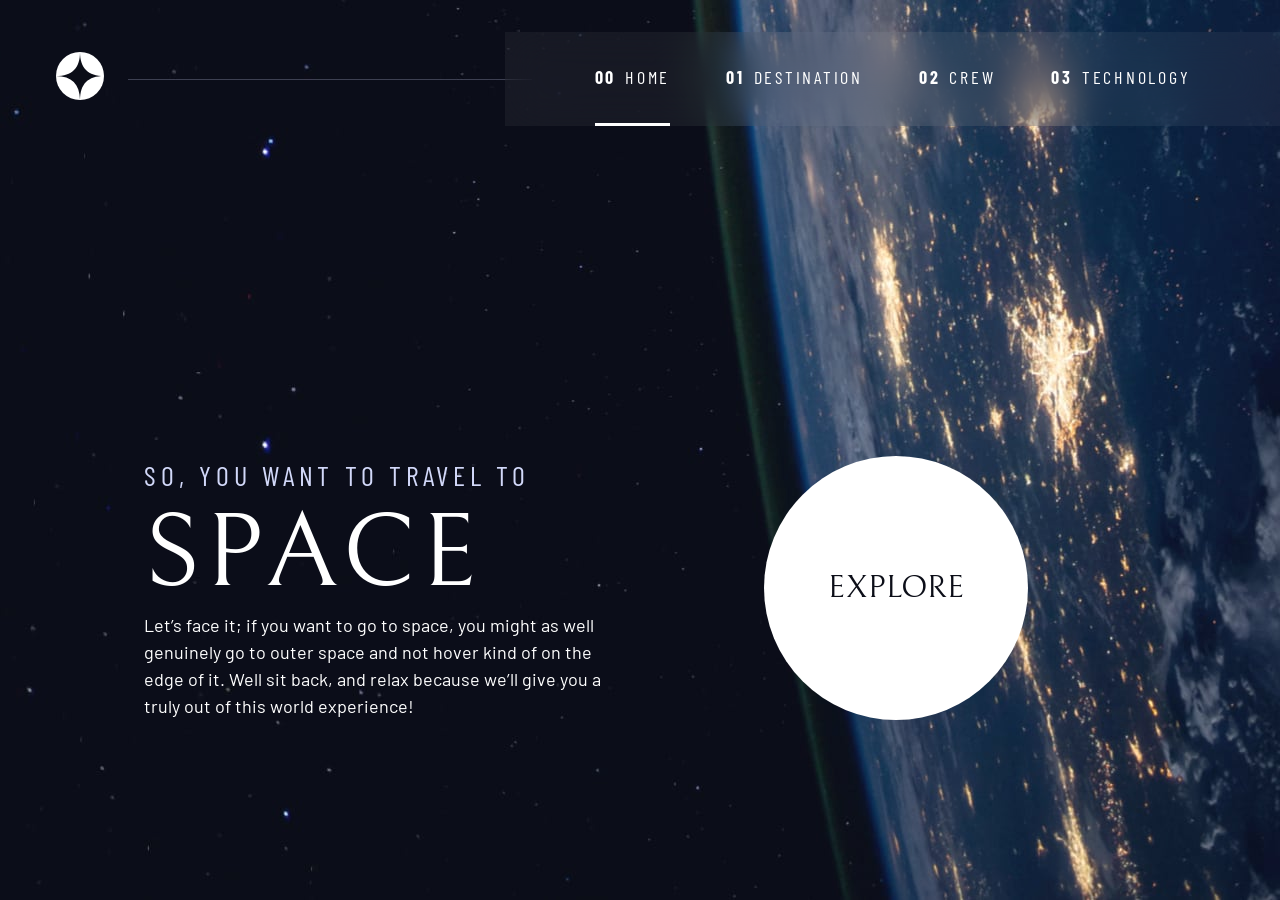
<file: index.html>
<!DOCTYPE html>
<html lang="en">
<head>
    <meta charset="UTF-8">
    <meta http-equiv="X-UA-Compatible" content="IE=edge">
    <meta name="viewport" content="width=device-width, initial-scale=1.0">
    <!-- Google fonts -->
    <link rel="preconnect" href="https://fonts.googleapis.com">
    <link rel="preconnect" href="https://fonts.gstatic.com" crossorigin>
    <link href="https://fonts.googleapis.com/css2?family=Barlow+Condensed:wght@400;700&family=Bellefair&family=Barlow:wght@400;700&display=swap" rel="stylesheet">
    <link rel="stylesheet" href="index.css">
    <link rel="icon" type="image/png" sizes="32x32" href="assets/favicon-32x32.png">
    <title>Space Tourism</title>

    <script src="navigation.js" defer></script>
</head>
<body class="home">
    <header class="primary-header flex">
        <div>
            <img class="logo" src="assets/shared/logo.svg" alt="space tourism logo">
        </div>
        <button class="mobile-nav-toggle" aria-controls="primary-navigation"><span class="sr-only" aria-expanded="false">Menu</span></button>
        <nav>
            <ul id="primary-navigation" data-visible="false" class="primary-navigation underline-indicators flex">
              <li class="active"><a class="ff-sans-cond uppercase text-white letter-spacing-2" href="index.html"><span aria-hidden="true">00</span>Home</a></li>
              <li><a class="ff-sans-cond uppercase text-white letter-spacing-2" href="destination.html"><span aria-hidden="true">01</span>Destination</a></li>
              <li><a class="ff-sans-cond uppercase text-white letter-spacing-2" href="crew.html"><span aria-hidden="true">02</span>Crew</a></li>
              <li><a class="ff-sans-cond uppercase text-white letter-spacing-2" href="technology.html"><span aria-hidden="true">03</span>Technology</a></li>
            </ul>
          </nav>
    </header>

    <main class="grid-container grid-container--home">
        <div>
            <h1 class="text-accent fs-500 ff-sans-cond letter-spacing-1 uppercase">So, you want to travel to
            <span class="d-block fs-900 ff-serif text-white">Space</span>
            </h1>
            <p>
            Let’s face it; if you want to go to space, you might as well genuinely go to 
            outer space and not hover kind of on the edge of it. Well sit back, and relax 
            because we’ll give you a truly out of this world experience!
            </p>
        </div>
        <div> 
            <a href="destination.html" class="large-button uppercase text-dark bg-white ff-serif">
                Explore
            </a>
        </div>
    </main>  
</body>
</html>
</file>
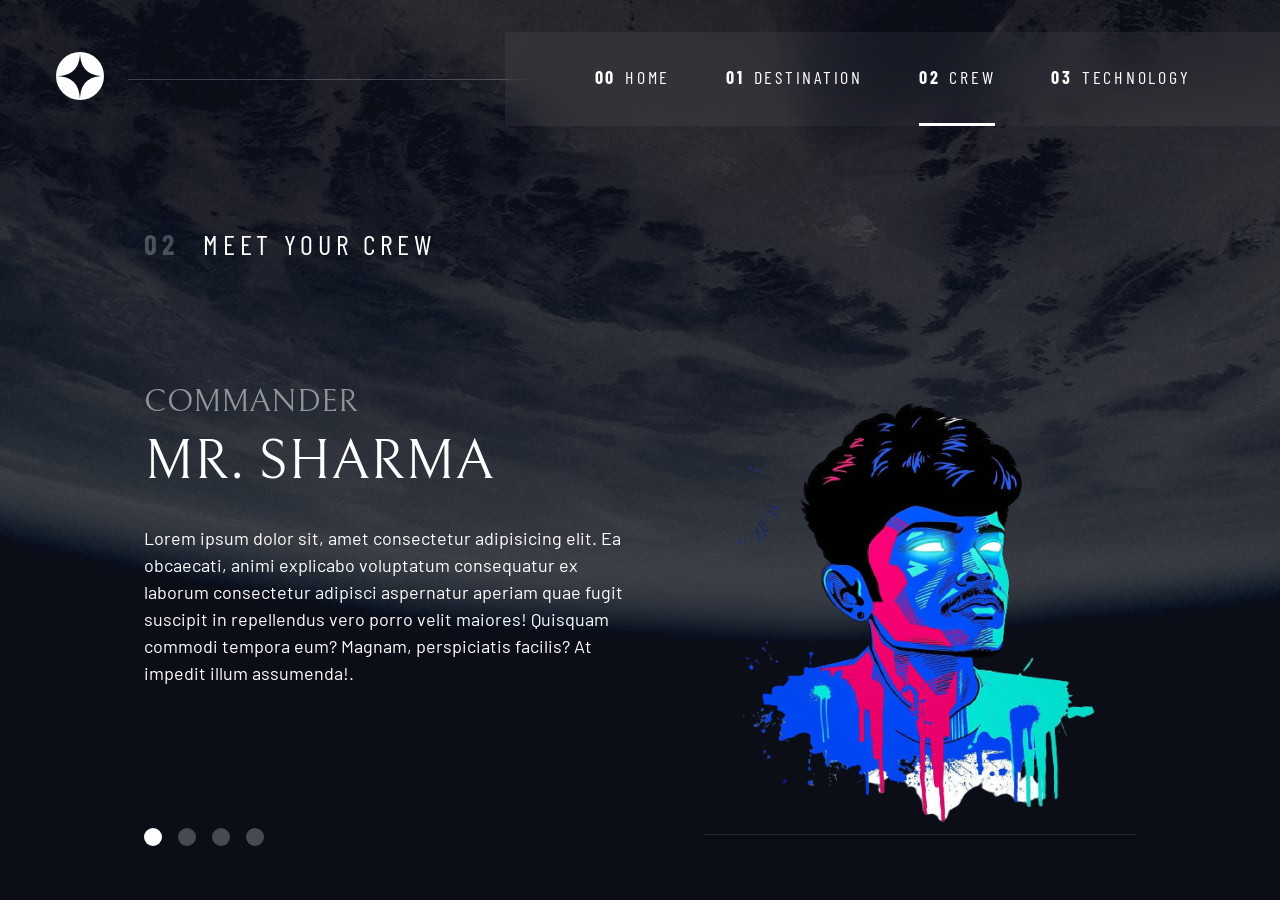
<file: crew.html>
<!DOCTYPE html>
<html lang="en">
  <head>
    <meta charset="UTF-8">
    <meta http-equiv="X-UA-Compatible" content="IE=edge">
    <meta name="viewport" content="width=device-width, initial-scale=1.0">
    <!-- Google fonts -->
    <link rel="preconnect" href="https://fonts.googleapis.com">
    <link rel="preconnect" href="https://fonts.gstatic.com" crossorigin>
    <link href="https://fonts.googleapis.com/css2?family=Barlow+Condensed:wght@400;700&family=Bellefair&family=Barlow:wght@400;700&display=swap" rel="stylesheet">
    <link rel="stylesheet" href="index.css">
    <link rel="icon" type="image/png" sizes="32x32" href="assets/favicon-32x32.png">
    <title>Space Tourism</title>

    <script src="navigation.js" defer></script>
    <script src="tabs.js" defer></script>
  </head>
  <body class="crew">
    <header class="primary-header flex">
      <div>
        <img class="logo" src="assets/shared/logo.svg" alt="space tourism logo">
      </div>
      <button class="mobile-nav-toggle" aria-controls="primary-navigation"><span class="sr-only" aria-expanded="false">Menu</span></button>
      <nav>
        <ul id="primary-navigation" data-visible="false" class="primary-navigation underline-indicators flex">
          <li><a class="ff-sans-cond uppercase text-white letter-spacing-2" href="index.html"><span aria-hidden="true">00</span>Home</a></li>
          <li><a class="ff-sans-cond uppercase text-white letter-spacing-2" href="destination.html"><span aria-hidden="true">01</span>Destination</a></li>
          <li class="active"><a class="ff-sans-cond uppercase text-white letter-spacing-2" href="crew.html"><span aria-hidden="true">02</span>Crew</a></li>
          <li><a class="ff-sans-cond uppercase text-white letter-spacing-2" href="technology.html"><span aria-hidden="true">03</span>Technology</a></li>
        </ul>
      </nav>
    </header>

    <main id="main" class="grid-container grid-container--crew flow">
      <h1 class="numbered-title"><span aria-hidden="true">02</span> Meet your crew</h1>
      
      <div class="dot-indicators flex" role="tablist" aria-label="crew member list">
        <button aria-selected="true" aria-controls="commander-tab" role="tab" data-image="commander-image" tabindex="0"><span class="sr-only">The commander</span></button>
        <button aria-selected="false" aria-controls="mission-tab" role="tab" data-image="mission-image" tabindex="-1"><span class="sr-only">The mission specialist</span></button>
        <button aria-selected="false" aria-controls="pilot-tab" role="tab" data-image="pilot-image" tabindex="-1"><span class="sr-only">The pilot</span></button>
        <button aria-selected="false" aria-controls="crew-tab" role="tab" data-image="crew-image" tabindex="-1"><span class="sr-only">The crew engineer</span></button>
      </div>
      
      <!-- commander -->
      <article class="crew-details flow" id="commander-tab" role="tabpanel" tabindex="0">
        <header class="flow flow--space-small">
          <h2 class="fs-600 ff-serif uppercase">Commander</h2>
          <p class="fs-700 uppercase ff-serif">Mr. Sharma</p>
        </header>
        <p>Lorem ipsum dolor sit, amet consectetur adipisicing elit. Ea obcaecati, animi explicabo voluptatum consequatur ex laborum consectetur adipisci aspernatur aperiam quae fugit suscipit in repellendus vero porro velit maiores! Quisquam commodi tempora eum? Magnam, perspiciatis facilis? At impedit illum assumenda!.</p>
      </article>
      
      <!-- mission specialist -->
      <article hidden class="crew-details flow" id="mission-tab" role="tabpanel" tabindex="0">
        <header class="flow flow--space-small">
          <h2 class="fs-600 ff-serif uppercase">Mission Specialist</h2>
          <p class="fs-700 uppercase ff-serif">Mr. Sharma</p>
        </header>
        <p>Lorem ipsum dolor sit, amet consectetur adipisicing elit. Ea obcaecati, animi explicabo voluptatum consequatur ex laborum consectetur adipisci aspernatur aperiam quae fugit suscipit in repellendus vero porro velit maiores! Quisquam commodi tempora eum? Magnam, perspiciatis facilis? At impedit illum assumenda!</p>
      </article> 
      
      <!-- pilot -->
      <article hidden class="crew-details flow" id="pilot-tab" role="tabpanel" tabindex="0">
        <header class="flow flow--space-small">
          <h2 class="fs-600 ff-serif uppercase">Pilot</h2>
          <p class="fs-700 uppercase ff-serif">Mr. Sharma</p>
        </header>
        <p>Lorem ipsum dolor sit, amet consectetur adipisicing elit. Ea obcaecati, animi explicabo voluptatum consequatur ex laborum consectetur adipisci aspernatur aperiam quae fugit suscipit in repellendus vero porro velit maiores! Quisquam commodi tempora eum? Magnam, perspiciatis facilis? At impedit illum assumenda!</p>
      </article> 
      
      <!-- engineer -->
      <article hidden class="crew-details flow" id="crew-tab" role="tabpanel" tabindex="0">
        <header class="flow flow--space-small">
          <h2 class="fs-600 ff-serif uppercase">Flight Engineer</h2>
          <p class="fs-700 uppercase ff-serif">Mr. Sharma</p>
        </header>
        <p>Lorem ipsum dolor sit, amet consectetur adipisicing elit. Ea obcaecati, animi explicabo voluptatum consequatur ex laborum consectetur adipisci aspernatur aperiam quae fugit suscipit in repellendus vero porro velit maiores! Quisquam commodi tempora eum? Magnam, perspiciatis facilis? At impedit illum assumenda!</p>
      </article> 
      
      
      <picture id="commander-image">
        <source srcset="assets/crew/nitin.png" type="image/webp">
        <img src="assets/crew/nitin.png" alt="Mr. Sharma">
      </picture>
      <picture hidden id="mission-image">
        <source srcset="assets/crew/nitin.png" type="image/webp">
        <img src="assets/crew/nitin.png" alt="Mr. Sharma">
      </picture>
      <picture hidden id="pilot-image">
        <source srcset="assets/crew/nitin.png" type="image/webp">
        <img src="assets/crew/nitin.png" alt="Mr. Sharma">
      </picture>
      <picture hidden id="crew-image">
        <source srcset="assets/crew/nitin.png" type="image/webp">
        <img src="assets/crew/nitin.png" alt="Mr. Sharma">
      </picture>
    </main>
</body>
</html>
</file>
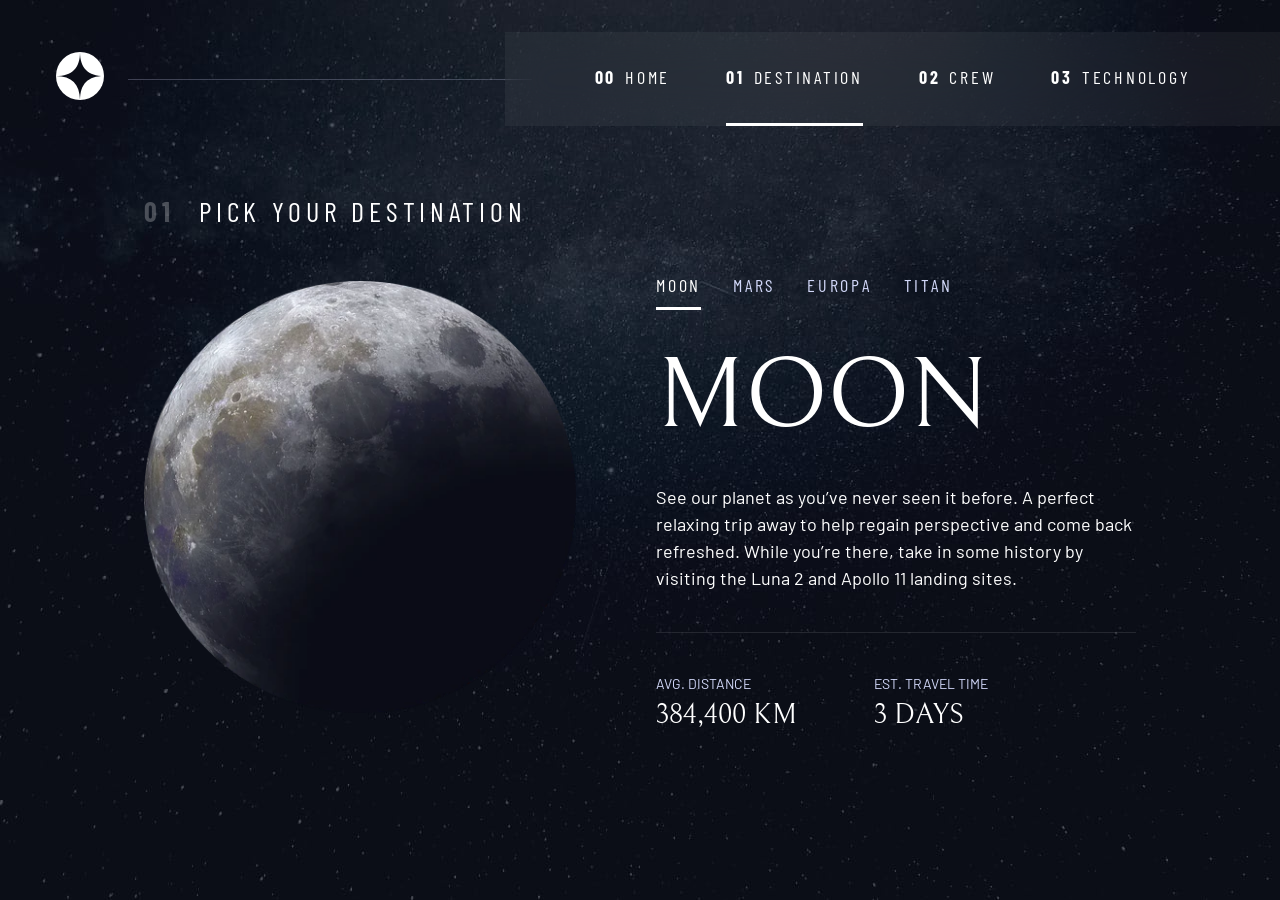
<file: destination.html>
<!DOCTYPE html>
<html lang="en">
  <head>
    <meta charset="UTF-8">
    <meta http-equiv="X-UA-Compatible" content="IE=edge">
    <meta name="viewport" content="width=device-width, initial-scale=1.0">
    <!-- Google fonts -->
    <link rel="preconnect" href="https://fonts.googleapis.com">
    <link rel="preconnect" href="https://fonts.gstatic.com" crossorigin>
    <link href="https://fonts.googleapis.com/css2?family=Barlow+Condensed:wght@400;700&family=Bellefair&family=Barlow:wght@400;700&display=swap" rel="stylesheet">
    <link rel="stylesheet" href="index.css">
    <link rel="icon" type="image/png" sizes="32x32" href="assets/favicon-32x32.png">
    <title>Space Tourism</title>

    <script src="navigation.js" defer></script>
    <script src="tabs.js" defer></script>
  </head>
  <body class="destination">
    <header class="primary-header flex">
      <div>
        <img class="logo" src="assets/shared/logo.svg" alt="space tourism logo">
      </div>
      <button class="mobile-nav-toggle" aria-controls="primary-navigation"><span class="sr-only" aria-expanded="false">Menu</span></button>
      <nav>
        <ul id="primary-navigation" data-visible="false" class="primary-navigation underline-indicators flex">
          <li><a class="ff-sans-cond uppercase text-white letter-spacing-2" href="index.html"><span aria-hidden="true">00</span>Home</a></li>
          <li class="active"><a class="ff-sans-cond uppercase text-white letter-spacing-2" href="destination.html"><span aria-hidden="true">01</span>Destination</a></li>
          <li><a class="ff-sans-cond uppercase text-white letter-spacing-2" href="crew.html"><span aria-hidden="true">02</span>Crew</a></li>
          <li><a class="ff-sans-cond uppercase text-white letter-spacing-2" href="technology.html"><span aria-hidden="true">03</span>Technology</a></li>
        </ul>
      </nav>
    </header>

    <main class="grid-container grid-container--destination flow">
      <h1 class="numbered-title"><span aria-hidden="true">01</span> Pick your destination</h1>

      <picture id="moon-image">
        <source srcset="assets/destination/image-moon.webp" type="image/webp">
        <img src="assets/destination/image-moon.png" alt="the moon">
      </picture>

      <picture hidden id="mars-image">
        <source srcset="assets/destination/image-mars.webp" type="image/webp">
        <img src="assets/destination/image-mars.png" alt="the mars">
      </picture>

      <picture hidden id="europa-image">
        <source srcset="assets/destination/image-europa.webp" type="image/webp">
        <img src="assets/destination/image-europa.png" alt="the europa">
      </picture>

      <picture hidden id="titan-image">
        <source srcset="assets/destination/image-titan.webp" type="image/webp">
        <img src="assets/destination/image-titan.png" alt="the titan">
      </picture>

      <div class="tab-list underline-indicators flex" role="tablist" aria-label="destination list">
        <button aria-selected="true" role="tab" aria-controls="moon-tab" class="uppercase ff-sans-cond text-accent letter-spacing-2" tabindex="0" data-image="moon-image">Moon</button>
        <button aria-selected="false" role="tab" aria-controls="mars-tab" class="uppercase ff-sans-cond text-accent letter-spacing-2" tabindex="-1" data-image="mars-image">Mars</button>
        <button aria-selected="false" role="tab" aria-controls="europa-tab" class="uppercase ff-sans-cond text-accent letter-spacing-2" tabindex="-1" data-image="europa-image">Europa</button>
        <button aria-selected="false" role="tab" aria-controls="titan-tab" class="uppercase ff-sans-cond text-accent letter-spacing-2" tabindex="-1" data-image="titan-image">Titan</button>
    </div>

      <!-- Moon -->
      <article id="moon-tab" class="destination-info flow" tabindex="0"  role="tabpanel">
        <h2 class="fs-800 uppercase ff-serif">Moon</h2>

        <p>See our planet as you’ve never seen it before. A perfect relaxing trip away to help 
        regain perspective and come back refreshed. While you’re there, take in some history 
        by visiting the Luna 2 and Apollo 11 landing sites.</p>

        <div class="destination-meta flex">
          <div>
            <h3 class="text-accent fs-200 uppercase">Avg. distance</h3>
            <p class="ff-serif uppercase">384,400 km</p>
          </div>
          <div>
            <h3 class="text-accent fs-200 uppercase">Est. travel time</h3>
            <p class="ff-serif uppercase">3 days</p>
          </div>
        </div>
      </article>

      <!-- Mars -->
      <article id="mars-tab" hidden class="destination-info flow" tabindex="0"  role="tabpanel">
        <h2 class="fs-800 uppercase ff-serif">Mars</h2>

        <p>Don’t forget to pack your hiking boots. You’ll need them to tackle Olympus Mons, 
          the tallest planetary mountain in our solar system. It’s two and a half times 
          the size of Everest!</p>

        <div class="destination-meta flex">
          <div>
            <h3 class="text-accent fs-200 uppercase">Avg. distance</h3>
            <p class="ff-serif uppercase">225 mil. km</p>
          </div>
          <div>
            <h3 class="text-accent fs-200 uppercase">Est. travel time</h3>
            <p class="ff-serif uppercase">9 months</p>
          </div>
        </div>
      </article>

      <!-- Europa -->
      <article id="europa-tab" hidden class="destination-info flow" tabindex="0"  role="tabpanel">
        <h2 class="fs-800 uppercase ff-serif">Europa</h2>

        <p>The smallest of the four Galilean moons orbiting Jupiter, Europa is a 
          winter lover’s dream. With an icy surface, it’s perfect for a bit of 
          ice skating, curling, hockey, or simple relaxation in your snug 
          wintery cabin.</p>

        <div class="destination-meta flex">
          <div>
            <h3 class="text-accent fs-200 uppercase">Avg. distance</h3>
            <p class="ff-serif uppercase">628 mil. km</p>
          </div>
          <div>
            <h3 class="text-accent fs-200 uppercase">Est. travel time</h3>
            <p class="ff-serif uppercase">3 years</p>
          </div>
        </div>
      </article>

      <!-- Titan -->
      <article id="titan-tab" hidden class="destination-info flow" tabindex="0"  role="tabpanel">
        <h2 class="fs-800 uppercase ff-serif">Titan</h2>

        <p>The only moon known to have a dense atmosphere other than Earth, Titan 
          is a home away from home (just a few hundred degrees colder!). As a 
          bonus, you get striking views of the Rings of Saturn.</p>

        <div class="destination-meta flex">
          <div>
            <h3 class="text-accent fs-200 uppercase">Avg. distance</h3>
            <p class="ff-serif uppercase">1.6 bil. km</p>
          </div>
          <div>
            <h3 class="text-accent fs-200 uppercase">Est. travel time</h3>
            <p class="ff-serif uppercase">7 years</p>
          </div>
        </div>
      </article>
    </main>
  </body>
</html>
</file>
<file: index.css>
/* --------------------- */
/* Custom properties */
/* --------------------- */

:root {
  /* colors */
  --clr-dark: 230 35% 7%;
  --clr-light: 231 77% 90%;
  --clr-white: 0 0% 100%;

  /* font sizes */
  --fs-900: clamp(5rem, 7vw + 1rem, 9.375rem);
  --fs-800: 6.25rem;
  --fs-700: 3.5rem;
  --fs-600: 1rem;
  --fs-500: 1rem;
  --fs-400: 0.9375rem;
  --fs-300: 1rem;
  --fs-200: 0.875rem;

  /* font family */
  --ff-serif: "Bellefair", serif;
  --ff-sans-cond: "Barlow Condensed", sans-serif;
  --ff-sans-normal: "Barlow", sans-serif;
}

@media (min-width: 35em) {
  :root {
    /* font sizes */
    --fs-800: 5rem;
    --fs-700: 2.5rem;
    --fs-600: 1.5rem;
    --fs-500: 1.25rem;
    --fs-400: 1rem;
  }
}

@media (min-width: 45em) {
  :root {
    /* font sizes */
  --fs-800: 6.25rem;
  --fs-700: 3.5rem;
  --fs-600: 2rem;
  --fs-500: 1.75rem;
  --fs-400: 1.125rem; 
  }
}


/* --------------------- */
/* Reset */
/* --------------------- */

/* https://piccalil.li/blog/a-modern-css-reset/ */

/* Box sizing */

*,
*::before,
*::after {
  box-sizing: border-box;
}

/* Reset margins */

body,
h1,
h2,
h3,
h4,
h5,
p,
figure,
picture {
  margin: 0;
}

h1,
h2,
h3,
h4,
h5,
h6,
p {
  font-weight: 400;
}

/* set up the body */
body {
  font-family: var(--ff-sans-normal);
  font-size: var(--fs-400);
  color: hsl(var(--clr-white));
  background-color: hsl(var(--clr-dark));
  line-height: 1.5;
  min-height: 100vh;
  overflow-x: hidden;
  display: grid;
  grid-template-rows: min-content 1fr;
}

/* Make images easier to work with */

img,
picture {
  max-width: 100%;
}

/* Make form easier to work with */

input,
button,
textarea,
select {
  font: inherit;
}

/* Remove animations for people who have turned them off */

@media(prefers-reduced-motion: reduce) {
  *,
  *::before,
  *::after {
    animation-duration: 0.01ms !important;
    animation-iteration-count: 1 !important;
    transition-duration: 0.01ms !important;
    scroll-behavior: auto !important;
  }
}

/* --------------------- */
/* Utility Classes */
/* --------------------- */

.flex {
  display: flex;
  gap: var(--gap, 1rem);
}

.flex.even-columns > * {
  width: 100%;
}

.grid {
  display: grid;
  gap: var(--gap, 1rem);
}

.d-block {
  display: block;
}

.flow > * + * {
  margin-top: var(--flow-space, 1rem);
}

.grid-template-column {
  gap: 3rem;
  grid-template-columns: 250px 250px 250px;
}

.flow--space-small {
  --flow-space: .75rem;
}

.container {
  --gap: 5rem;
  padding-inline: 2em;
  margin-inline: auto;
  max-width: 60rem;
}
 
.grid-container {
  text-align: center;
  display: grid;
  place-items: center;
  padding-inline: 1rem;
  padding-bottom: 5rem;
}

.grid-container p:not([class]) {
  max-width: 50ch;
}

.grid-container-technology {
  text-align: center;
  display: grid;
  place-items: center;
  padding-inline: 1rem;
  padding-bottom: 5rem;
}


.numbered-title {
  grid-area: title;
}

/* destination layout */

.grid-container--destination {
  --flow-space: 2rem;
  grid-template-areas: 'title'
                        'image'
                        'tabs'
                        'content';
}

.grid-container--destination > picture {
  grid-area: image;
  max-width: 60%;
}

.grid-container--destination > .tab-list {
  grid-area: tabs;
}

.grid-container--destination > .destination-info {
  grid-area: content;
}

.destination-meta {
  flex-direction: column;
  border-top: 1px solid hsl(var(--clr-white) / .1);
  padding-top: 2.5rem;
  margin-top: 2.5rem;
}

.destination-meta p {
  font-size: 1.75rem;
}

/* crew layout */

.grid-container--crew {
  --flow-space: 2rem;
  grid-template-areas: 
    'title'
    'image'
    'tabs'
    'content';
}

.grid-container--crew > picture {
  grid-area: image;
  max-width: 60%;
  border-bottom: 1px solid hsl( var(--clr-white) / .1);
}

.grid-container--crew > .dot-indicators {
  grid-area: tabs;
}

.grid-container--crew > .crew-details {
  grid-area: content;
}

.crew-details header h2 {
  color: hsl(var(--clr-white) / .5);
}

/* technology layout */

.grid-container--technology {
  --flow-space: 2rem;
  grid-template-areas: 
  'title'
  'image'
  'tabs'
  'content'
}

.grid-container--technology > picture {
  grid-area: image;
}

.grid-container--technology > .number-indicators {
  grid-area: tabs;
  grid-auto-flow: column;
}

.grid-container--technology > .technology-details {
  grid-area: content;
}

.technology-details header h2 {
  color: hsl(var(--clr-white) / .5);
}

.mt-img {
  display: block;
}

.d-img {
  display: none;
}

@media (min-width: 35em) {
  .numbered-title {
    justify-self: start;
    margin-top: 2rem;
  }

  .destination-meta {
    flex-direction: row;
    justify-content: space-evenly;
  }

  .grid-container--crew {
    padding-bottom: 0;
    grid-template-areas: 
      'title'
      'content'
      'tabs'
      'image';
  }

  .grid-container-technology {
    text-align: center;
  }

  .grid-container--technology {
    grid-template-areas:
      'title'
      'image'
      'tabs'
      'content'
  }

  .grid-container--technology > .number-indicators {
    grid-area: tabs;
    grid-auto-flow: column;
  }

  .grid-container-technology p:not([class]) {
    width: auto;
  }

  .mt-img {
    display: block;
  }

  .d-img {
    display: none;
  }
}

@media (min-width: 45em) {
  .grid-container {
    text-align: left;
    column-gap: var(--container-gap, 2rem);
    grid-template-columns: minmax(1rem, 1fr) repeat(2, minmax(0, 30rem)) minmax(1rem, 1fr);
  }

  .grid-container-technology {
    text-align: left;
    column-gap: var(--container-gap, 3.8rem);
  }

  .grid-container--home > *:first-child {
    grid-column: 2;
  }
  
  .grid-container--home > *:last-child {
    grid-column: 3;
  }

  .grid-container--home {
    padding-bottom: max(6rem, 20vh);
    align-items: end;
  }

  .grid-container--destination {
    justify-items: start;
    align-content: start;
    grid-template-areas: 
      '. title title .'
      '. image tabs .'
      '. image content .';
  }

  .grid-container--technology > .number-indicators {
    grid-area: tabs;
    grid-auto-flow: row;
  }

  .grid-container--destination > picture,
  .grid-container--crew > picture {
    max-width: 90%;
  }

  .destination-meta {
    --gap: min(6vw, 6rem);
    justify-content: start;
  }

  .grid-container--crew {
    grid-template-areas: 
      '. title title .'
      '. content image .'
      '. tabs image .';
  }

  .grid-container--technology {
    grid-template-areas:
      '. title title .'
      '. tabs content image';
  }

  .grid-container--crew > .dot-indicators {
    justify-self: start;
  }

  .grid-container--crew > picture {
    justify-self: end;
  }

  .grid-container-technology p:not([class]) {
    max-width: 50ch;
  }

  .mt-img {
    display: none;
  }

  .d-img {
    display: block;
  }
}

.sr-only {
  position: absolute;
  width: 1px;
  height: 1px;
  padding: 0;
  margin: -1px;
  overflow: hidden;
  clip: rect(0, 0, 0, 0);
  white-space: nowrap; /*added line */
  border: 0;
}


.box {
  background: lightblue;
  padding: 3rem;
}

.call-to-action {
  background: pink;
  padding: 2rem;
  border-radius: 1rem;
}

/* Colors */

.bg-dark {
  background-color: hsl(var(--clr-dark));
}
.bg-accent {
  background-color: hsl(var(--clr-light));
}
.bg-white {
  background-color: hsl(var(--clr-white));
}

.text-dark {
  color: hsl(var(--clr-dark));
}
.text-accent {
  color: hsl(var(--clr-light));
}
.text-white {
  color: hsl(var(--clr-white));
}


/* typography */

.ff-serif {
  font-family: var(--ff-serif);
}

.ff-sans-cond {
  font-family: var(--ff-sans-cond);
}

.ff-sans-normal {
  font-family: var(--ff-sans-norml);
}

.letter-spacing-1 {
  letter-spacing: 4.75px;
}

.letter-spacing-2 {
  letter-spacing: 2.75px;
}

.letter-spacing-3 {
  letter-spacing: 2.35px;
}

.uppercase {
  text-transform: uppercase;
}

.fs-900 {
  font-size: var(--fs-900);
}

.fs-800 {
  font-size: var(--fs-800);
}

.fs-700 {
  font-size: var(--fs-700);
}

.fs-600 {
  font-size: var(--fs-600);
}

.fs-500 {
  font-size: var(--fs-500);
}

.fs-400 {
  font-size: var(--fs-400);
}

.fs-300 {
  font-size: var(--fs-300);
}

.fs-200 {
  font-size: var(--fs-200);
}

.fs-900,
.fs-800,
.fs-700,
.fs-600 {
  line-height: 1.1;
}

.numbered-title {
  font-family: var(--ff-sans-cond);
  font-size: var(--fs-500);
  text-transform: uppercase;
  letter-spacing: 4.72px;
}

.numbered-title span {
  margin-right: .5em;
  font-weight: 700;
  color: hsl(var(--clr-white) / .25);
}


/* -------------- */
/* components */
/* -------------- */

.large-button {
  font-size: 2rem;
  position: relative;
  z-index: 1;
  display: inline-grid;
  place-items: center;
  padding: 0 2em;
  border-radius: 50%;
  aspect-ratio: 1;
  text-decoration: none;
}

.large-button::after {
  content: '';
  position: absolute;
  z-index: -1;
  width: 100%;
  height: 100%;
  background-color: hsl(var(--clr-white) / .1);
  border-radius: 50%;
  opacity: 0;
  transition: opacity 500ms linear, transform 750ms ease-out;
}

.large-button:hover::after,
.large-button:focus::after {
  opacity: 1;
  transform: scale(1.5);
}

/* primary header */

.logo {
  margin: 1.5rem clamp(1.5rem, 5vw, 3.5rem);
}

.primary-header {
  justify-content: space-between;
  align-items: center;
}

.primary-navigation {
  --gap: clamp(1.5rem, 5vw, 3.5rem);
  --underline-gap: 2rem;
  list-style: none;
  padding: 0;
  margin: 0;
  background: hsl(var(--clr-dark) / 0.95);
  backdrop-filter: blur(1.3rem);
}

.primary-navigation li a {
  text-decoration: none;
}

.primary-navigation a > span {
  font-weight: 700;
  margin-right: .5em;
}

.mobile-nav-toggle {
  display: none;
}

@supports (backdrop-filter: blur(1.3rem)) {
  .primary-navigation {
    background: hsl(var(--clr-white) / 0.05);
    backdrop-filter: blur(1.3rem);
  }
}

@media (max-width: 35rem) {
  .primary-navigation {
    --underline-gap: .5rem;
    position: fixed;
    z-index: 1000;
    inset: 0 0 0 30%;
    /* background: hsl(var(--clr-white) / .1); */
    list-style: none;
    padding: min(20rem, 15vh) 2rem;
    margin: 0;
    flex-direction: column;
    transform: translateX(100%);
    transition: transform 500ms ease-in-out;
  }

  .primary-navigation.underline-indicators > .active {
    border: 0;
  }

  .primary-navigation[data-visible="true"] {
    transform: translateX(0);
  }

  .mobile-nav-toggle {
    display: block;
    position: absolute;
    z-index: 2000;
    right: 1rem;
    top: 2rem;
    background: transparent;
    background-image: url(./assets/shared/icon-hamburger.svg);
    background-repeat: no-repeat;
    background-position: center;
    width: 1.5rem;
    aspect-ratio: 1;
    border: 0;
  }

  .mobile-nav-toggle[aria-expanded="true"] {
    background-image: url(./assets/shared/icon-close.svg);
  }

  .mobile-nav-toggle:focus-visible {
    outline: 0;
  }
}

@media (min-width: 35em) {
  .primary-navigation {
    padding-inline: clamp(3rem, 7vw, 7rem);
  }
}

@media (min-width: 35em) and (max-width: 44.999em) {

  .primary-navigation a > span {
    display: none;
  }
}

@media (min-width: 45em) {
  .primary-header::after {
    content: '';
    display: block;
    position: relative;
    width: 100%;
    height: 1px;
    margin-right: -2.7rem;
    background: hsl(var(--clr-light) / .25);
    order: 1;
  }

  nav {
    order: 2;
  }

  .primary-navigation {
    margin-block: 2rem;
  }
}

.underline-indicators > * {
  cursor: pointer;
  padding: var(--underline-gap, .5rem) 0;
  border: 0;
  border-bottom: .2rem solid hsl(var(--clr-white) / 0);
  background-color: transparent;
}

.underline-indicators > *:hover,
.underline-indicators > *:focus {
  border-color: hsl(var(--clr-white) / .5);
}

.underline-indicators > .active,
.underline-indicators > [aria-selected="true"] {
  color: hsl(var(--clr-white) / 1);
  border-color: hsl(var(--clr-white) / 1);
}

.tab-list {
  --gap: 2rem;
}

.dot-indicators > * {
  cursor: pointer;
  border: 0;
  border-radius: 50%;
  padding: .5em;
  background-color: hsl(var(--clr-white)/.25)
}

.dot-indicators > *:hover,
.dot-indicators > *:focus {
  cursor: pointer;
  border: 0;
  border-radius: 50%;
  padding: .5em;
  background-color: hsl(var(--clr-white) / 1)
}

.dot-indicators > [aria-selected="true"] {
  background-color: hsl(var(--clr-white) / 1);
}

.number-indicators > * {
  cursor: pointer;
  border: 1px solid  hsl(var(--clr-white) / .1);
  border-radius: 50%;
  padding: 0 .5em;
  background: transparent;
  font-size: 2rem;
  color: hsl(var(--clr-white))
}

.number-indicators > *:hover,
.number-indicators > *:focus {
  cursor: pointer;
  border: 1px solid hsl(var(--clr-white) / 1);
  border-radius: 50%;
  padding: 0 .5em;
  color: hsl(var(--clr-white))
}

.number-indicators > [aria-selected="true"] {
  background-color: hsl(var(--clr-white) / 1);
  color: hsl(var(--clr-dark))
}
 
/* ------------------------ */
/* Page Specific background */
/* ------------------------ */

body {
  background-size: cover;
  background-position: bottom center;
}


/* home */

.home {
  background-image: url(./assets/home/background-home-mobile.jpg);
}

@media (min-width: 35rem) {
  .home {
    background-position: center center;
    background-image: url(./assets/home/background-home-tablet.jpg);
  }
}

@media (min-width: 45rem) {
  .home {
    background-image: url(./assets/home/background-home-desktop.jpg);
  }
}

/* destination */

.destination {
  background-image: url(./assets/destination/background-destination-mobile.jpg);
}

@media (min-width: 35rem) {
  .destination {
    background-position: center center;
    background-image: url(./assets/destination/background-destination-tablet.jpg);
  }
}

@media (min-width: 45rem) {
  .destination {
    background-image: url(./assets/destination/background-destination-desktop.jpg);
  }
}

/* crew */

.crew {
  background-image: url(./assets/crew/background-crew-mobile.jpg);
}

@media (min-width: 35rem) {
  .crew {
    background-position: center center;
    background-image: url(./assets/crew/background-crew-tablet.jpg);
  }
}

@media (min-width: 45rem) {
  .crew {
    background-image: url(./assets/crew/background-crew-desktop.jpg);
  }
}

/* technology */

.technology {
  background-image: url(./assets/technology/background-technology-mobile.jpg);
}

@media (min-width: 35rem) {
  .technology {
    background-position: center center;
    background-image: url(./assets/technology/background-technology-tablet.jpg);
  }
}

@media (min-width: 45rem) {
  .technology {
    background-position: top;
    background-image: url(./assets/technology/background-technology-desktop.jpg);
  }
}
</file>
